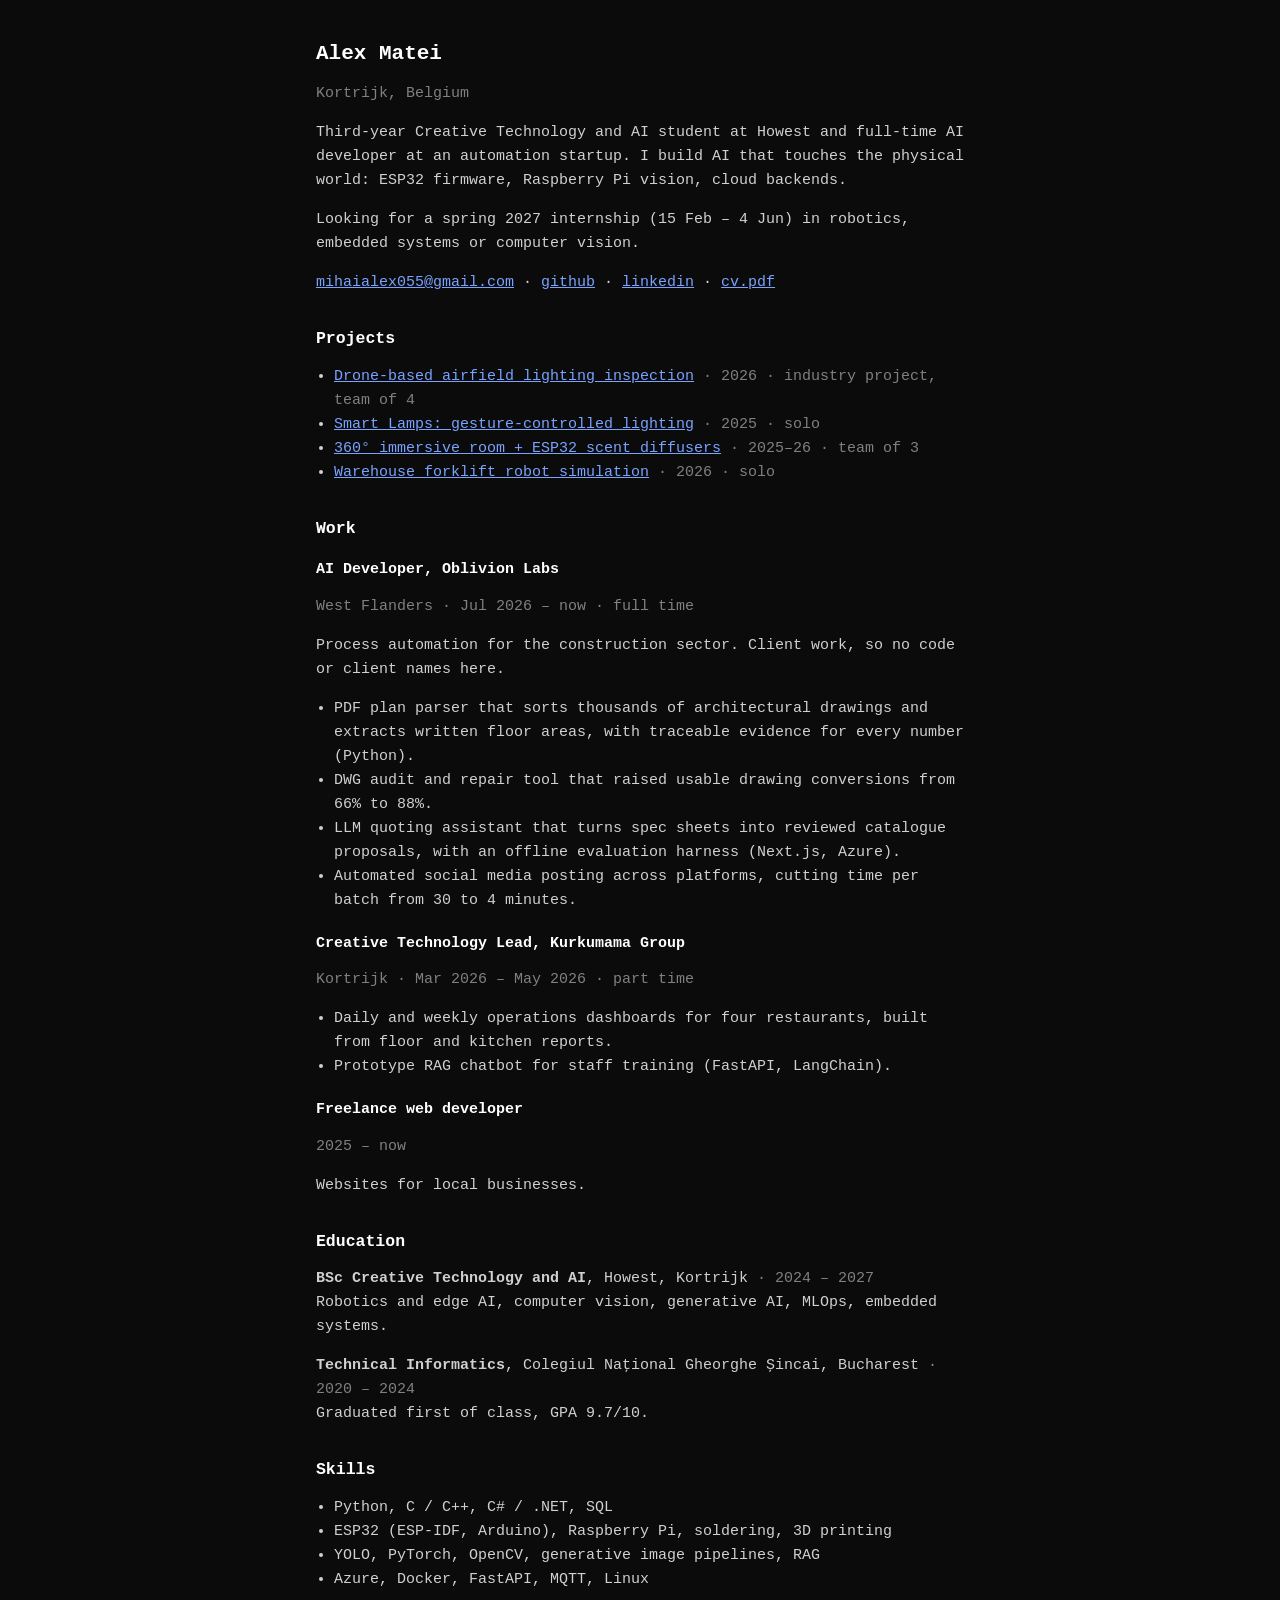
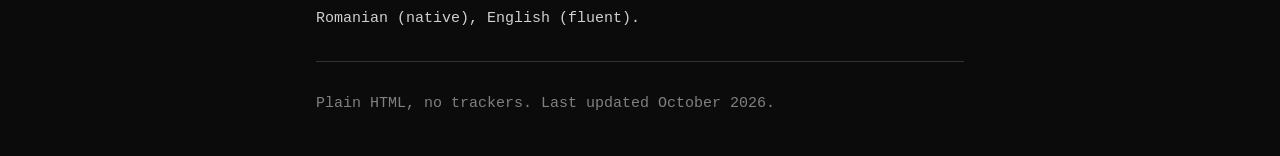
<file: index.html>
<!DOCTYPE html>
<html lang="en">
<head>
<meta charset="utf-8">
<meta name="viewport" content="width=device-width, initial-scale=1">
<title>Alex Matei</title>
<meta name="description" content="Alex Matei: creative technology and AI student at Howest. Robotics, embedded, computer vision.">
<meta property="og:title" content="Alex Matei">
<meta property="og:description" content="Alex Matei: creative technology and AI student at Howest. Robotics, embedded, computer vision.">
<meta property="og:type" content="website">
<meta property="og:url" content="https://xchocapic.github.io/">
<link rel="stylesheet" href="style.css">
</head>
<body>

<h1>Alex Matei</h1>
<p class="dim">Kortrijk, Belgium</p>

<p>Third-year Creative Technology and AI student at Howest and full-time AI developer at an automation startup.
I build AI that touches the physical world: ESP32 firmware, Raspberry Pi vision, cloud backends.</p>

<p>Looking for a spring 2027 internship (15 Feb – 4 Jun) in robotics, embedded systems or computer vision.</p>

<p>
<a href="mailto:mihaialex055@gmail.com">mihaialex055@gmail.com</a> ·
<a href="https://github.com/xChocapic">github</a> ·
<a href="https://www.linkedin.com/in/matei-mihai-alexandru-a69693363">linkedin</a> ·
<a href="cv.pdf" download="Matei_Mihai_Alexandru_CV.pdf">cv.pdf</a>
</p>

<h2>Projects</h2>
<ul>
  <li><a href="projects/airfield-inspection.html">Drone-based airfield lighting inspection</a> <span class="dim">· 2026 · industry project, team of 4</span></li>
  <li><a href="projects/smart-lamps.html">Smart Lamps: gesture-controlled lighting</a> <span class="dim">· 2025 · solo</span></li>
  <li><a href="projects/immersive-room.html">360° immersive room + ESP32 scent diffusers</a> <span class="dim">· 2025–26 · team of 3</span></li>
  <li><a href="projects/warehouse-robot.html">Warehouse forklift robot simulation</a> <span class="dim">· 2026 · solo</span></li>
</ul>

<h2>Work</h2>

<h3>AI Developer, Oblivion Labs</h3>
<p class="dim">West Flanders · Jul 2026 – now · full time</p>
<p>Process automation for the construction sector. Client work, so no code or client names here.</p>
<ul>
  <li>PDF plan parser that sorts thousands of architectural drawings and extracts written floor areas, with traceable evidence for every number (Python).</li>
  <li>DWG audit and repair tool that raised usable drawing conversions from 66% to 88%.</li>
  <li>LLM quoting assistant that turns spec sheets into reviewed catalogue proposals, with an offline evaluation harness (Next.js, Azure).</li>
  <li>Automated social media posting across platforms, cutting time per batch from 30 to 4 minutes.</li>
</ul>

<h3>Creative Technology Lead, Kurkumama Group</h3>
<p class="dim">Kortrijk · Mar 2026 – May 2026 · part time</p>
<ul>
  <li>Daily and weekly operations dashboards for four restaurants, built from floor and kitchen reports.</li>
  <li>Prototype RAG chatbot for staff training (FastAPI, LangChain).</li>
</ul>

<h3>Freelance web developer</h3>
<p class="dim">2025 – now</p>
<p>Websites for local businesses.</p>

<h2>Education</h2>
<p><b>BSc Creative Technology and AI</b>, Howest, Kortrijk <span class="dim">· 2024 – 2027</span><br>
Robotics and edge AI, computer vision, generative AI, MLOps, embedded systems.</p>
<p><b>Technical Informatics</b>, Colegiul Național Gheorghe Șincai, Bucharest <span class="dim">· 2020 – 2024</span><br>
Graduated first of class, GPA 9.7/10.</p>

<h2>Skills</h2>
<ul>
  <li>Python, C / C++, C# / .NET, SQL</li>
  <li>ESP32 (ESP-IDF, Arduino), Raspberry Pi, soldering, 3D printing</li>
  <li>YOLO, PyTorch, OpenCV, generative image pipelines, RAG</li>
  <li>Azure, Docker, FastAPI, MQTT, Linux</li>
</ul>
<p>Romanian (native), English (fluent).</p>

<hr>
<p class="dim">Plain HTML, no trackers. Last updated October 2026.</p>

</body>
</html>
</file>
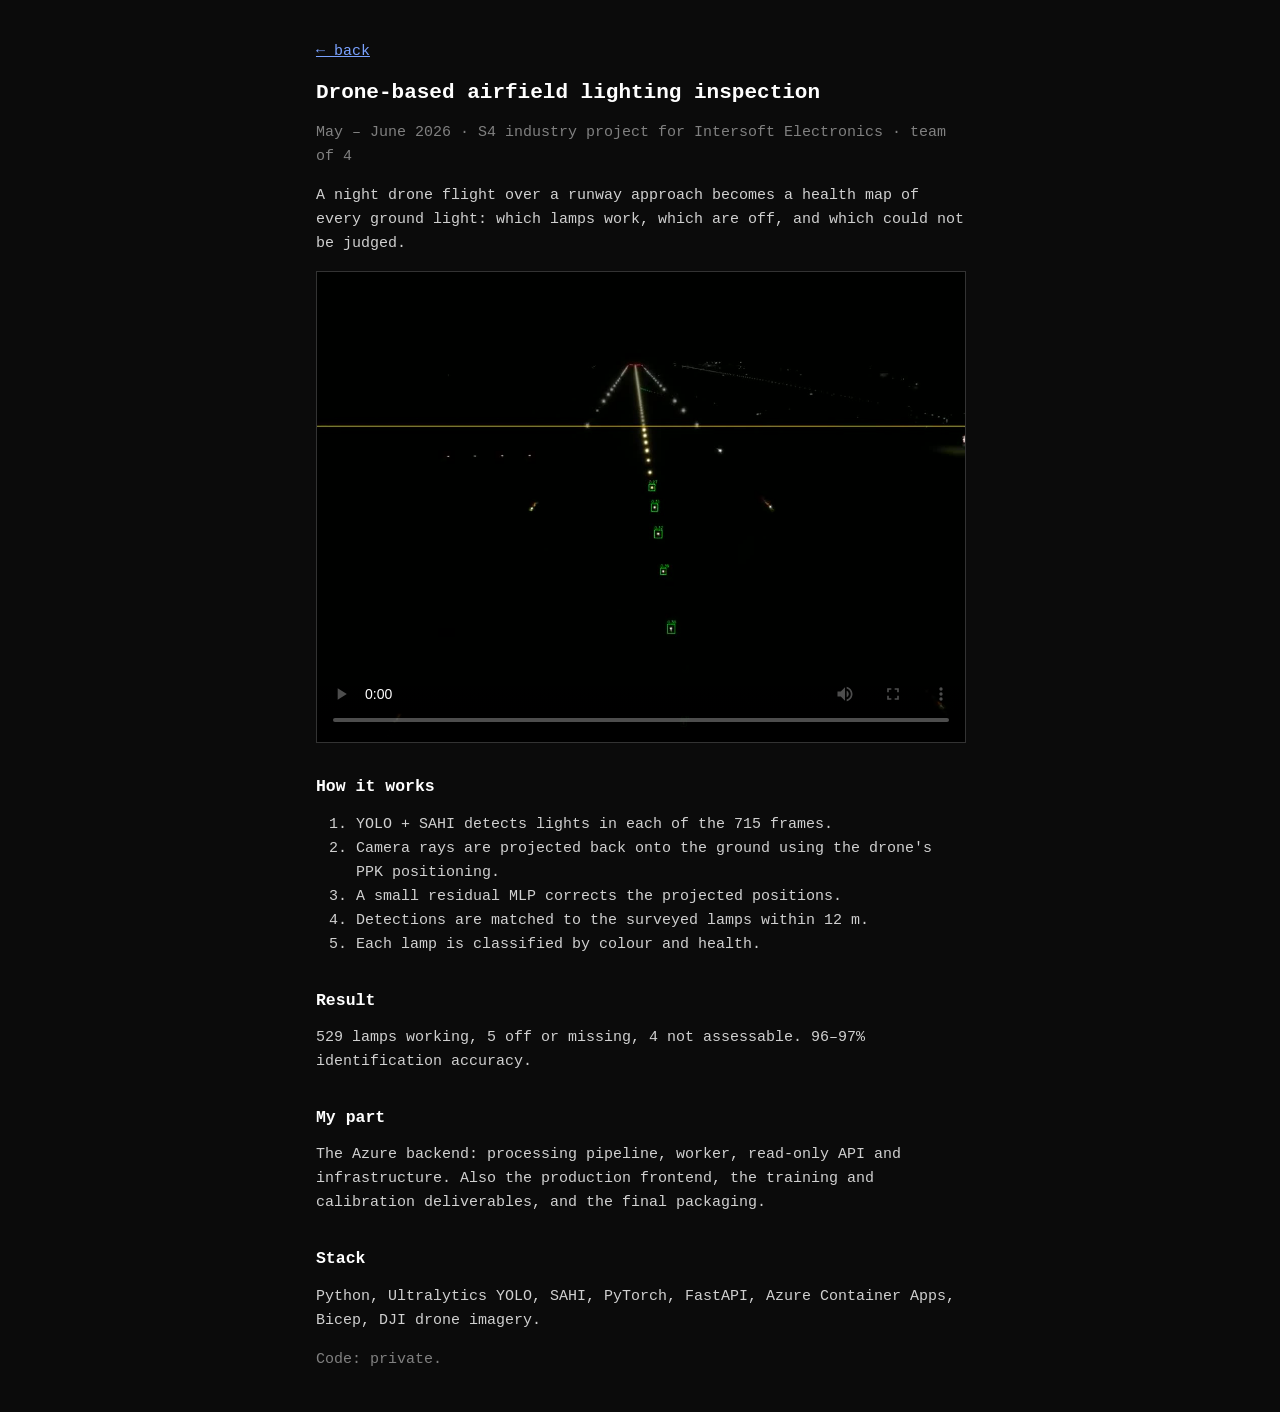
<file: projects/airfield-inspection.html>
<!DOCTYPE html>
<html lang="en">
<head>
<meta charset="utf-8">
<meta name="viewport" content="width=device-width, initial-scale=1">
<title>Airfield lighting inspection · Alex Matei</title>
<meta name="description" content="A night drone flight over a runway approach becomes a health map of every ground light: which lamps work, which are off, and which could not be judged.">
<meta property="og:title" content="Airfield lighting inspection · Alex Matei">
<meta property="og:description" content="A night drone flight over a runway approach becomes a health map of every ground light: which lamps work, which are off, and which could not be judged.">
<meta property="og:type" content="website">
<meta property="og:url" content="https://xchocapic.github.io/projects/airfield-inspection.html">
<link rel="stylesheet" href="../style.css">
</head>
<body>

<p><a href="../index.html">← back</a></p>

<h1>Drone-based airfield lighting inspection</h1>
<p class="dim">May – June 2026 · S4 industry project for Intersoft Electronics · team of 4</p>

<p>A night drone flight over a runway approach becomes a health map of every ground light:
which lamps work, which are off, and which could not be judged.</p>

<video src="../media/airfield-inspection/drone-demo.mp4" poster="../media/airfield-inspection/drone-demo-poster.jpg" controls preload="metadata"></video>

<h2>How it works</h2>
<ol>
  <li>YOLO + SAHI detects lights in each of the 715 frames.</li>
  <li>Camera rays are projected back onto the ground using the drone's PPK positioning.</li>
  <li>A small residual MLP corrects the projected positions.</li>
  <li>Detections are matched to the surveyed lamps within 12 m.</li>
  <li>Each lamp is classified by colour and health.</li>
</ol>

<h2>Result</h2>
<p>529 lamps working, 5 off or missing, 4 not assessable. 96–97% identification accuracy.</p>

<h2>My part</h2>
<p>The Azure backend: processing pipeline, worker, read-only API and infrastructure.
Also the production frontend, the training and calibration deliverables, and the final packaging.</p>

<h2>Stack</h2>
<p>Python, Ultralytics YOLO, SAHI, PyTorch, FastAPI, Azure Container Apps, Bicep, DJI drone imagery.</p>

<p class="dim">Code: private.</p>

</body>
</html>
</file>
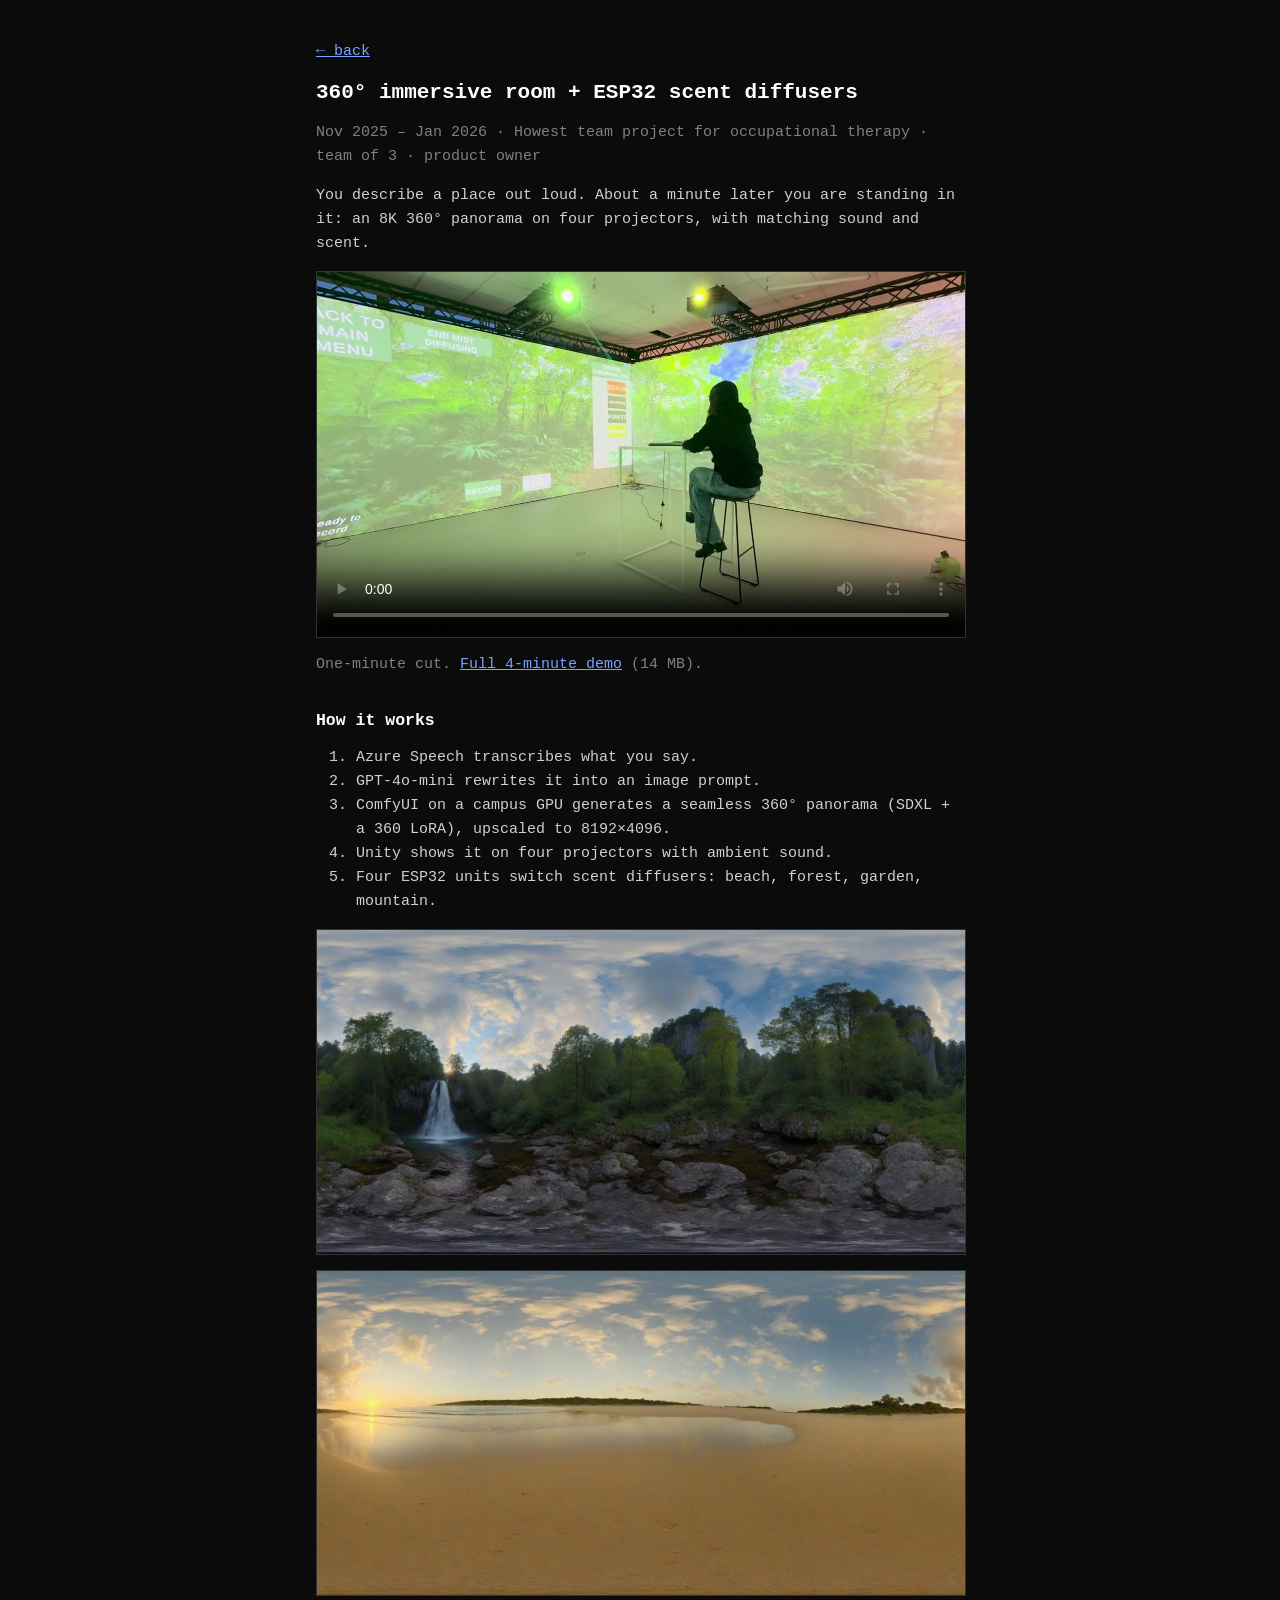
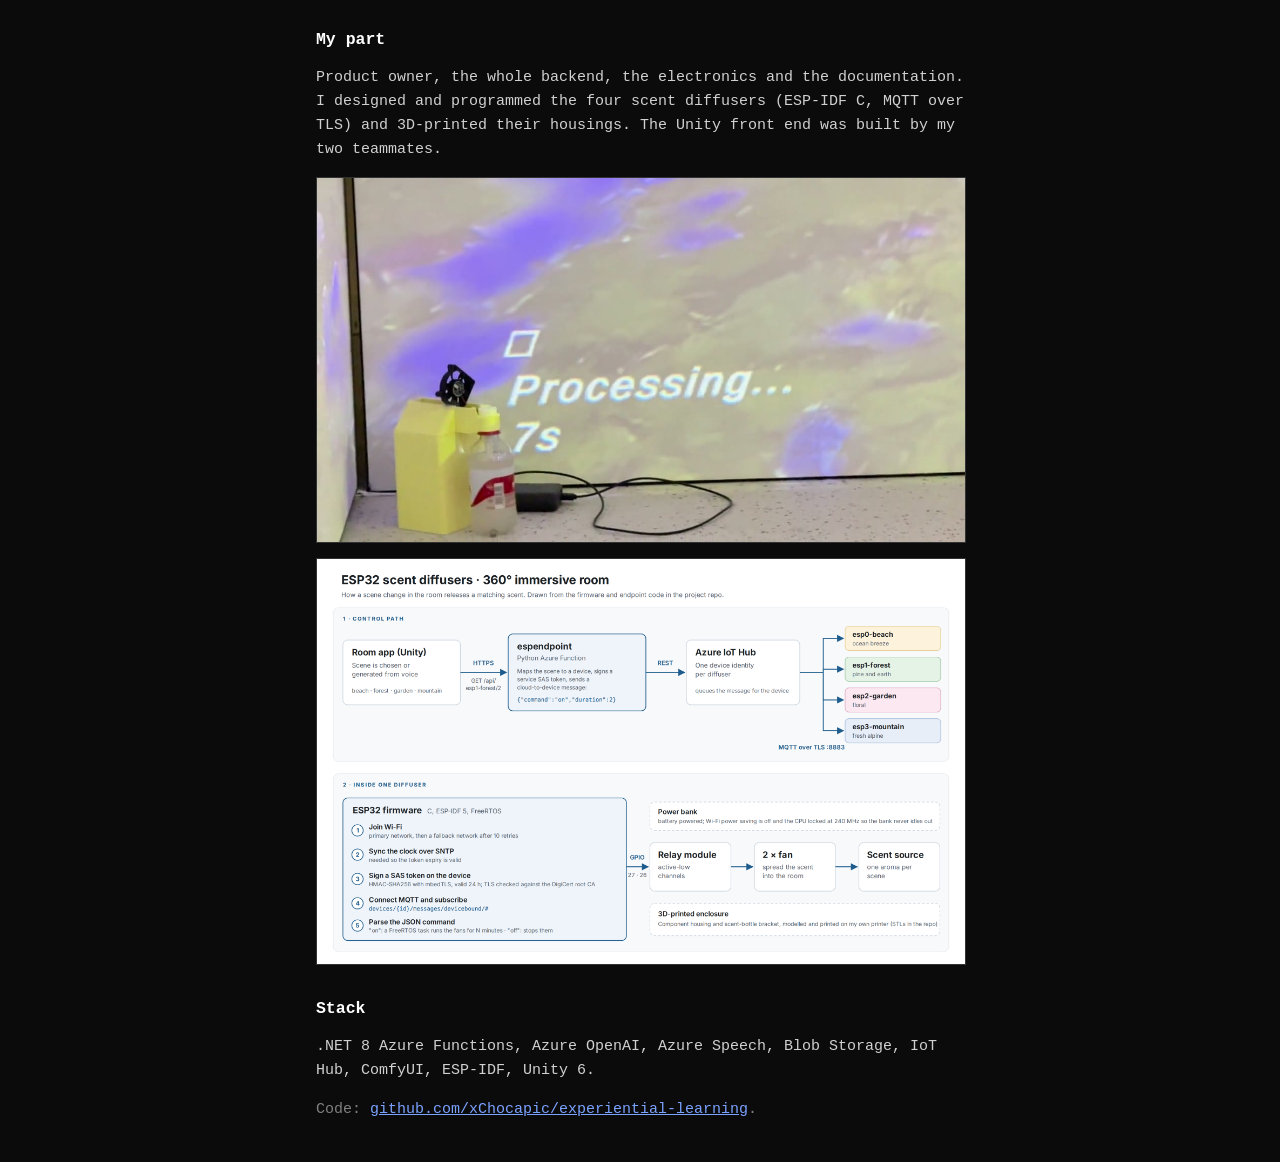
<file: projects/immersive-room.html>
<!DOCTYPE html>
<html lang="en">
<head>
<meta charset="utf-8">
<meta name="viewport" content="width=device-width, initial-scale=1">
<title>Immersive room · Alex Matei</title>
<meta name="description" content="You describe a place out loud. About a minute later you are standing in it: an 8K 360° panorama on four projectors, with matching sound and scent.">
<meta property="og:title" content="Immersive room · Alex Matei">
<meta property="og:description" content="You describe a place out loud. About a minute later you are standing in it: an 8K 360° panorama on four projectors, with matching sound and scent.">
<meta property="og:type" content="website">
<meta property="og:url" content="https://xchocapic.github.io/projects/immersive-room.html">
<link rel="stylesheet" href="../style.css">
</head>
<body>

<p><a href="../index.html">← back</a></p>

<h1>360° immersive room + ESP32 scent diffusers</h1>
<p class="dim">Nov 2025 – Jan 2026 · Howest team project for occupational therapy · team of 3 · product owner</p>

<p>You describe a place out loud. About a minute later you are standing in it:
an 8K 360° panorama on four projectors, with matching sound and scent.</p>

<video src="../media/immersive-room/demo.mp4" poster="../media/immersive-room/demo-poster.jpg" controls preload="metadata"></video>
<p class="dim">One-minute cut. <a href="../media/immersive-room/full-demo.mp4">Full 4-minute demo</a> (14 MB).</p>

<h2>How it works</h2>
<ol>
  <li>Azure Speech transcribes what you say.</li>
  <li>GPT-4o-mini rewrites it into an image prompt.</li>
  <li>ComfyUI on a campus GPU generates a seamless 360° panorama (SDXL + a 360 LoRA), upscaled to 8192×4096.</li>
  <li>Unity shows it on four projectors with ambient sound.</li>
  <li>Four ESP32 units switch scent diffusers: beach, forest, garden, mountain.</li>
</ol>

<img src="../media/immersive-room/panorama-1.jpg" alt="Generated 360° panorama: waterfall in a forest, shown flat">
<img src="../media/immersive-room/panorama-2.jpg" alt="Generated 360° panorama: beach at sunset, shown flat">

<h2>My part</h2>
<p>Product owner, the whole backend, the electronics and the documentation.
I designed and programmed the four scent diffusers (ESP-IDF C, MQTT over TLS) and 3D-printed their housings.
The Unity front end was built by my two teammates.</p>

<img src="../media/immersive-room/diffuser.jpg" alt="One of the ESP32 scent diffusers: yellow 3D-printed housing with a fan on top, in front of the projection">
<a href="../media/immersive-room/diffuser-diagram.png"><img src="../media/immersive-room/diffuser-diagram.png" alt="Diagram of the scent diffusers: the room app calls a Python Azure Function, which sends a command through Azure IoT Hub over MQTT/TLS to four ESP32s; each ESP32 switches two fans through a relay"></a>

<h2>Stack</h2>
<p>.NET 8 Azure Functions, Azure OpenAI, Azure Speech, Blob Storage, IoT Hub, ComfyUI, ESP-IDF, Unity 6.</p>

<p class="dim">Code: <a href="https://github.com/xChocapic/experiential-learning">github.com/xChocapic/experiential-learning</a>.</p>

</body>
</html>
</file>
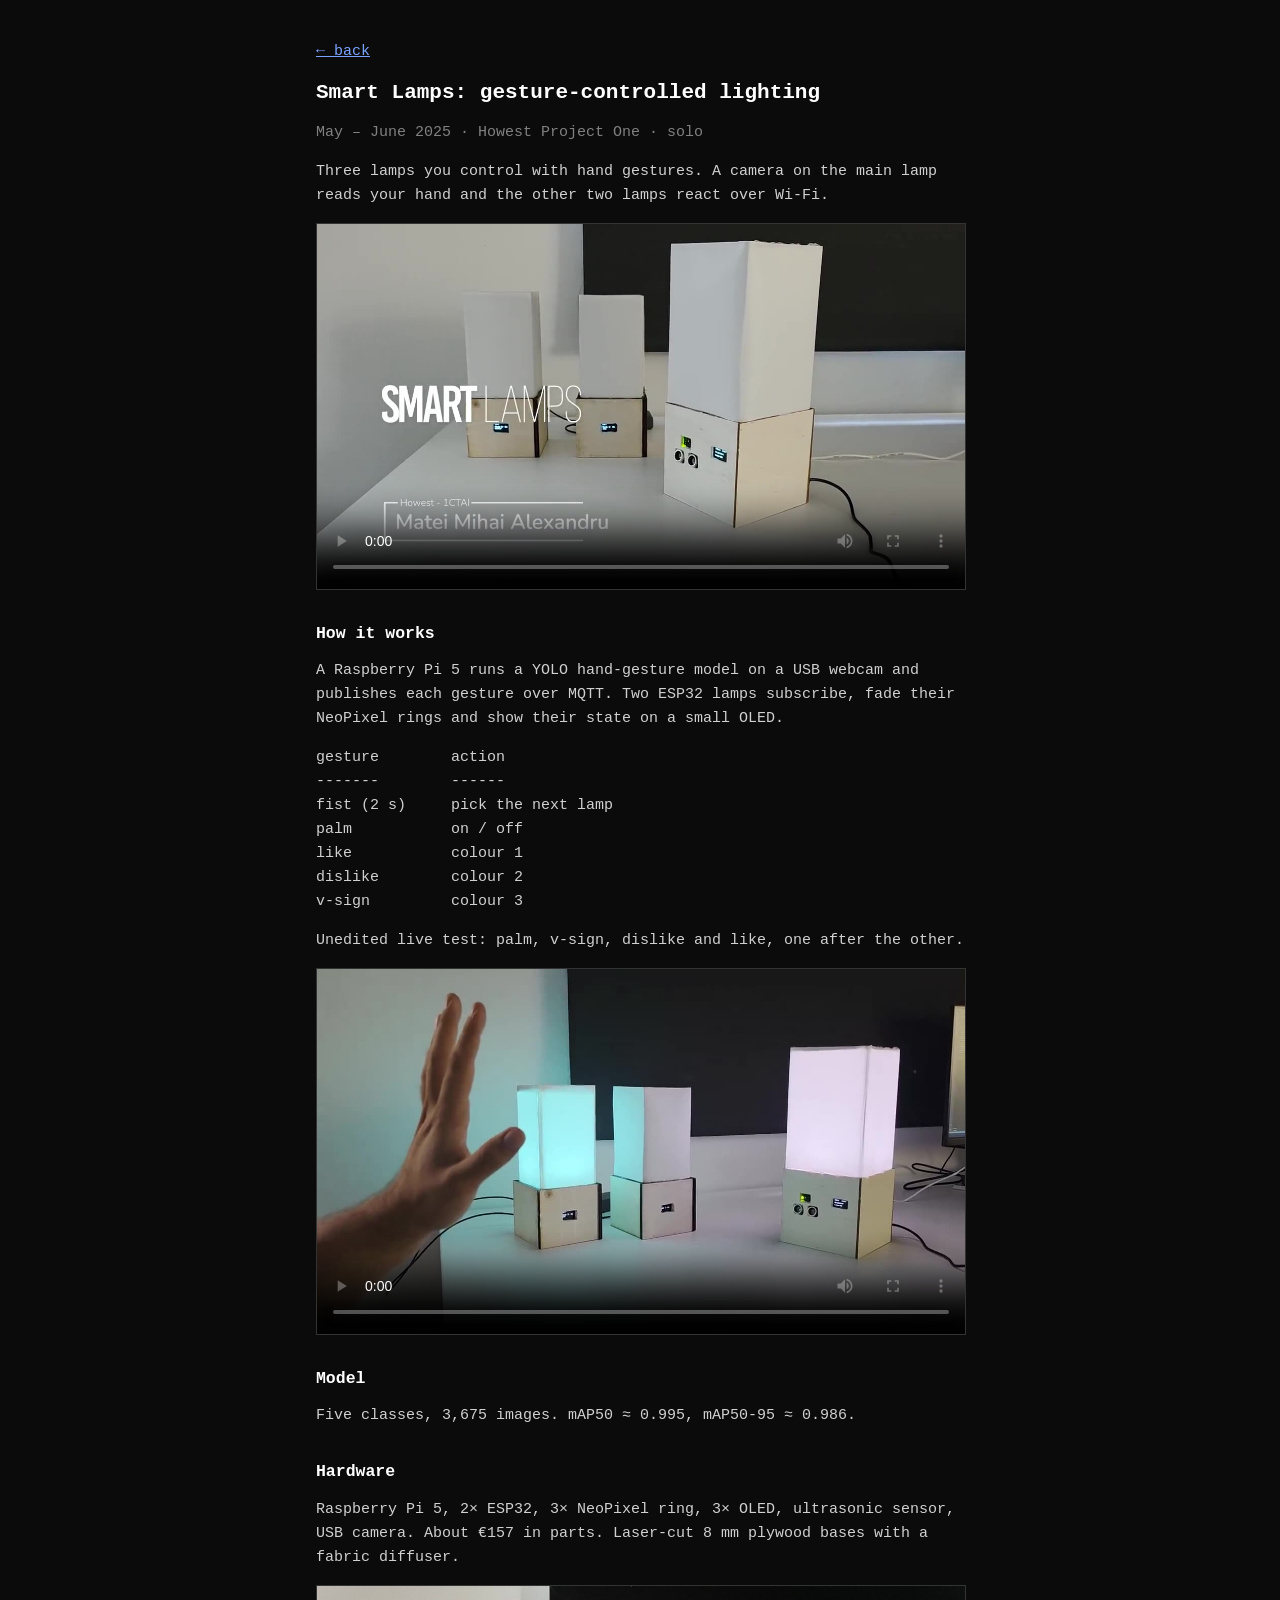
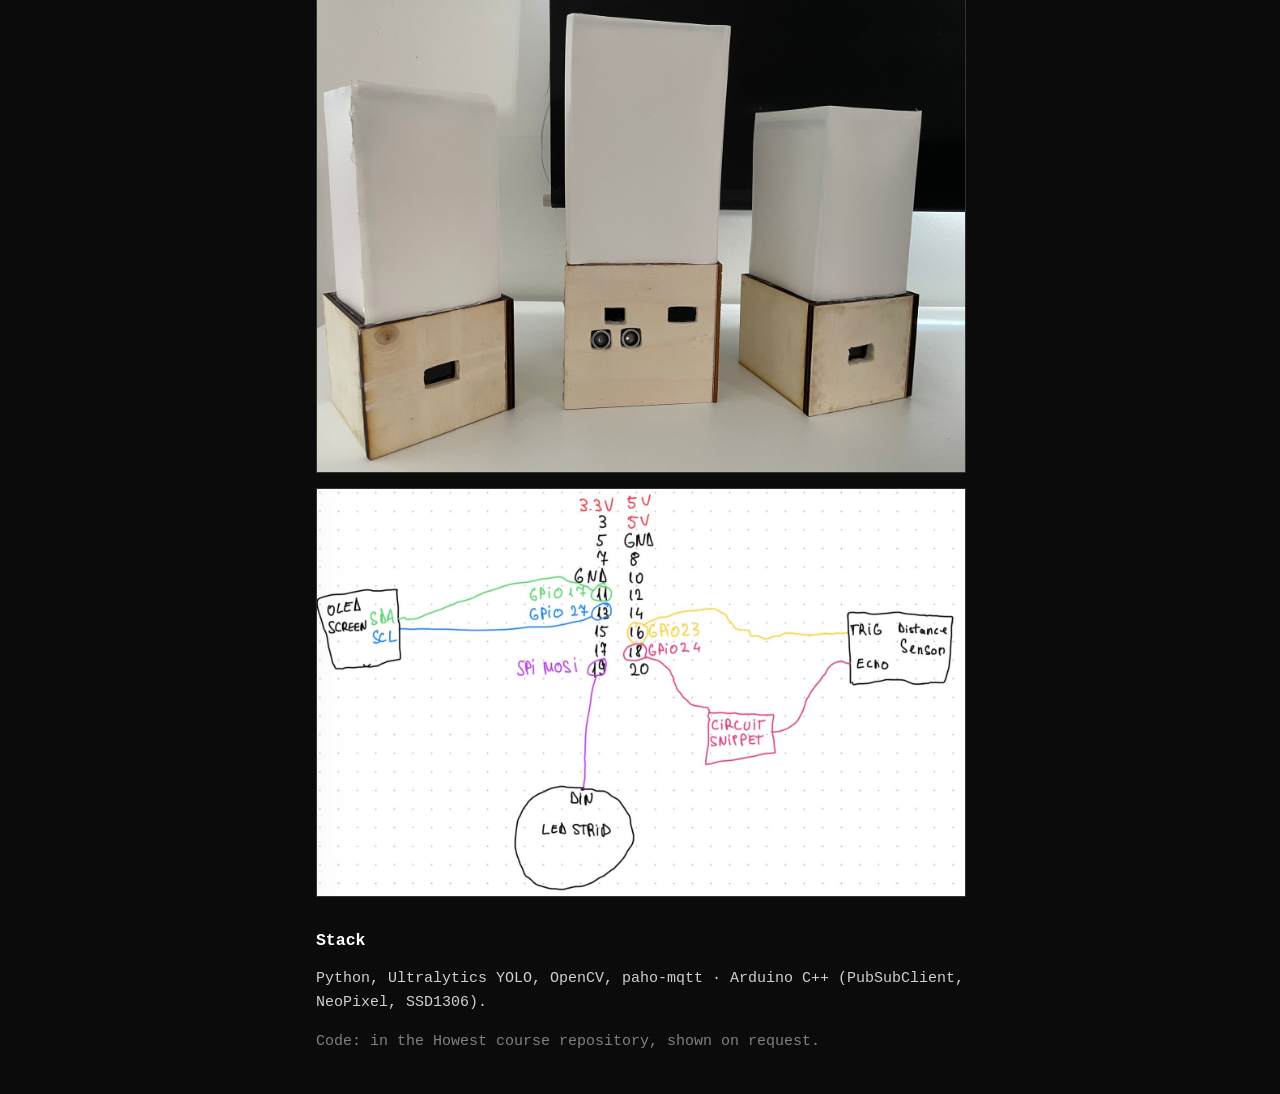
<file: projects/smart-lamps.html>
<!DOCTYPE html>
<html lang="en">
<head>
<meta charset="utf-8">
<meta name="viewport" content="width=device-width, initial-scale=1">
<title>Smart Lamps · Alex Matei</title>
<meta name="description" content="Three lamps you control with hand gestures. A camera on the main lamp reads your hand and the other two lamps react over Wi-Fi.">
<meta property="og:title" content="Smart Lamps · Alex Matei">
<meta property="og:description" content="Three lamps you control with hand gestures. A camera on the main lamp reads your hand and the other two lamps react over Wi-Fi.">
<meta property="og:type" content="website">
<meta property="og:url" content="https://xchocapic.github.io/projects/smart-lamps.html">
<link rel="stylesheet" href="../style.css">
</head>
<body>

<p><a href="../index.html">← back</a></p>

<h1>Smart Lamps: gesture-controlled lighting</h1>
<p class="dim">May – June 2025 · Howest Project One · solo</p>

<p>Three lamps you control with hand gestures. A camera on the main lamp reads your hand
and the other two lamps react over Wi-Fi.</p>

<video src="../media/smart-lamps/demo.mp4" poster="../media/smart-lamps/demo-poster.jpg" controls preload="metadata"></video>

<h2>How it works</h2>
<p>A Raspberry Pi 5 runs a YOLO hand-gesture model on a USB webcam and publishes each gesture over MQTT.
Two ESP32 lamps subscribe, fade their NeoPixel rings and show their state on a small OLED.</p>

<pre>
gesture        action
-------        ------
fist (2 s)     pick the next lamp
palm           on / off
like           colour 1
dislike        colour 2
v-sign         colour 3
</pre>

<p>Unedited live test: palm, v-sign, dislike and like, one after the other.</p>
<video src="../media/smart-lamps/live-test.mp4" poster="../media/smart-lamps/live-test-poster.jpg" controls preload="metadata"></video>

<h2>Model</h2>
<p>Five classes, 3,675 images. mAP50 ≈ 0.995, mAP50-95 ≈ 0.986.</p>

<h2>Hardware</h2>
<p>Raspberry Pi 5, 2× ESP32, 3× NeoPixel ring, 3× OLED, ultrasonic sensor, USB camera.
About €157 in parts. Laser-cut 8 mm plywood bases with a fabric diffuser.</p>

<img src="../media/smart-lamps/build.jpg" alt="The three lamps: the main lamp with camera and distance sensor, and two ESP32 lamps">
<img src="../media/smart-lamps/circuit.jpg" alt="Hand-drawn wiring diagram of the main lamp and an ESP32 lamp">

<h2>Stack</h2>
<p>Python, Ultralytics YOLO, OpenCV, paho-mqtt · Arduino C++ (PubSubClient, NeoPixel, SSD1306).</p>

<p class="dim">Code: in the Howest course repository, shown on request.</p>

</body>
</html>
</file>
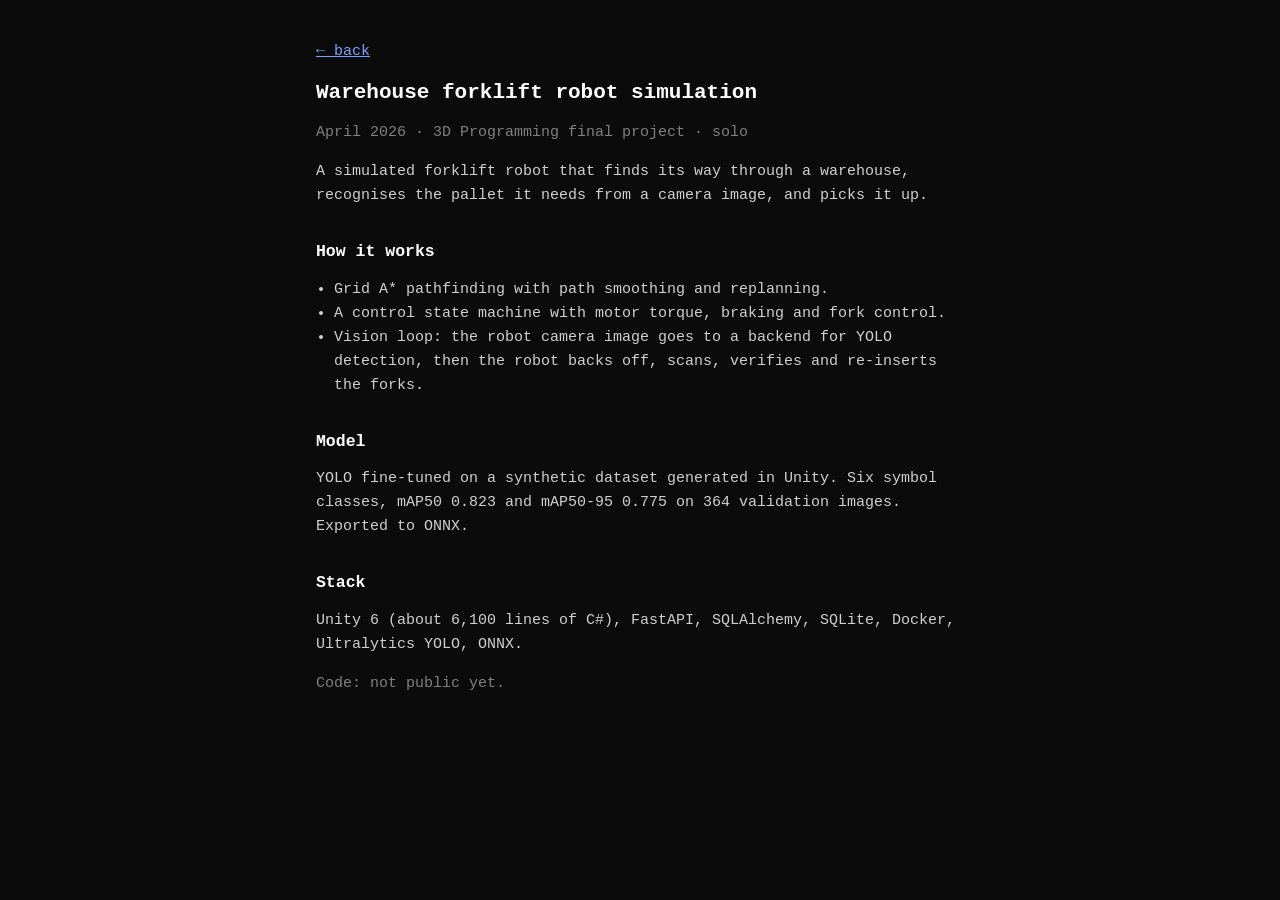
<file: projects/warehouse-robot.html>
<!DOCTYPE html>
<html lang="en">
<head>
<meta charset="utf-8">
<meta name="viewport" content="width=device-width, initial-scale=1">
<title>Warehouse robot simulation · Alex Matei</title>
<meta name="description" content="A simulated forklift robot that finds its way through a warehouse, recognises the pallet it needs from a camera image, and picks it up.">
<meta property="og:title" content="Warehouse robot simulation · Alex Matei">
<meta property="og:description" content="A simulated forklift robot that finds its way through a warehouse, recognises the pallet it needs from a camera image, and picks it up.">
<meta property="og:type" content="website">
<meta property="og:url" content="https://xchocapic.github.io/projects/warehouse-robot.html">
<link rel="stylesheet" href="../style.css">
</head>
<body>

<p><a href="../index.html">← back</a></p>

<h1>Warehouse forklift robot simulation</h1>
<p class="dim">April 2026 · 3D Programming final project · solo</p>

<p>A simulated forklift robot that finds its way through a warehouse, recognises the pallet it needs
from a camera image, and picks it up.</p>

<!-- media/warehouse-robot/demo.mp4 (60–90 s screen capture) -->

<h2>How it works</h2>
<ul>
  <li>Grid A* pathfinding with path smoothing and replanning.</li>
  <li>A control state machine with motor torque, braking and fork control.</li>
  <li>Vision loop: the robot camera image goes to a backend for YOLO detection, then the robot backs off, scans, verifies and re-inserts the forks.</li>
</ul>

<h2>Model</h2>
<p>YOLO fine-tuned on a synthetic dataset generated in Unity. Six symbol classes,
mAP50 0.823 and mAP50-95 0.775 on 364 validation images. Exported to ONNX.</p>

<h2>Stack</h2>
<p>Unity 6 (about 6,100 lines of C#), FastAPI, SQLAlchemy, SQLite, Docker, Ultralytics YOLO, ONNX.</p>

<p class="dim">Code: not public yet.</p>

</body>
</html>
</file>
<file: style.css>
body {
  background: #0b0b0b;
  color: #d0d0d0;
  font: 15px/1.6 ui-monospace, "SFMono-Regular", Menlo, Consolas, "Liberation Mono", monospace;
  max-width: 72ch;
  margin: 40px auto;
  padding: 0 16px;
}
h1, h2, h3 { color: #fff; font-weight: bold; line-height: 1.3; }
h1 { font-size: 1.4em; margin-bottom: 0; }
h2 { font-size: 1.1em; margin-top: 2em; }
h3 { font-size: 1em; margin: 1.4em 0 0.2em; }
a { color: #7aa2ff; }
a:visited { color: #b48cff; }
hr { border: 0; border-top: 1px solid #333; margin: 2em 0; }
ul { padding-left: 2ch; }
.dim { color: #808080; }
img, video { max-width: 100%; display: block; margin: 1em 0; border: 1px solid #333; }
.ph {
  border: 1px dashed #444;
  color: #707070;
  padding: 2em 1em;
  margin: 1em 0;
  text-align: center;
}
</file>
